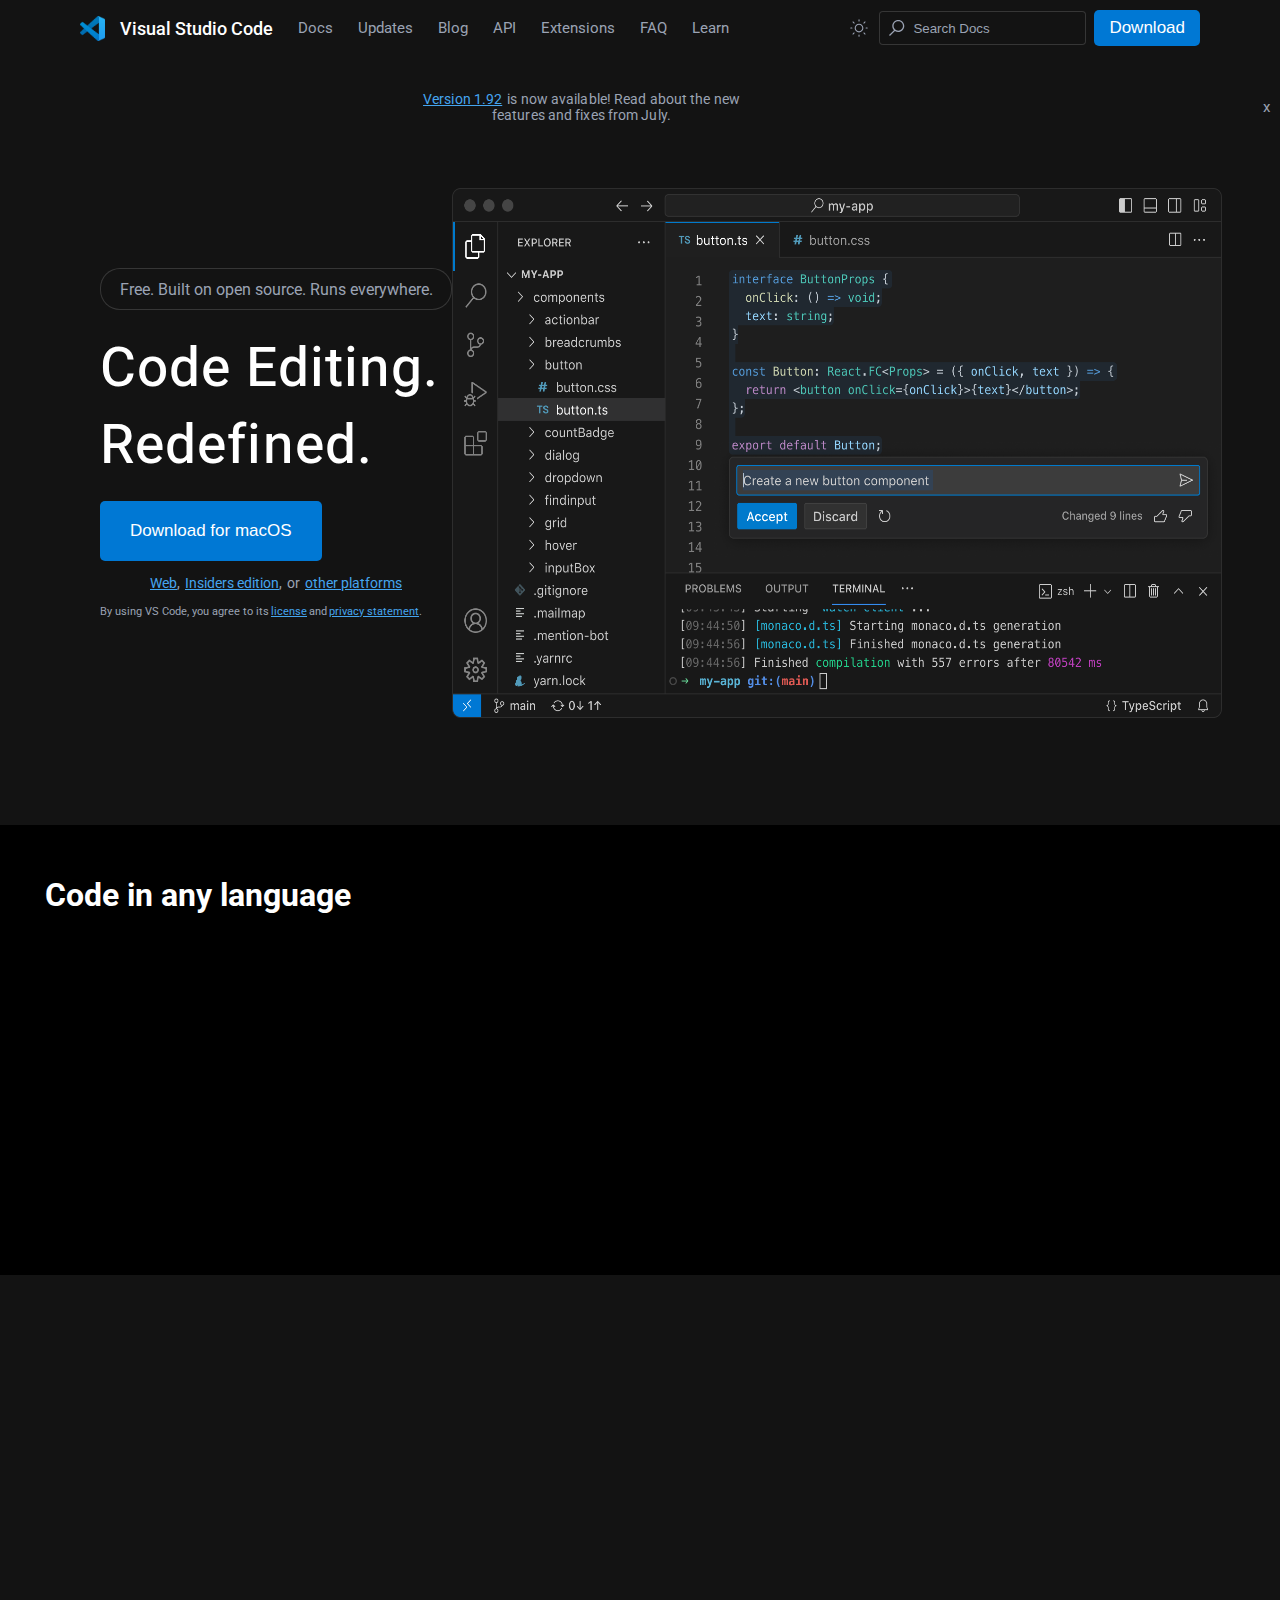
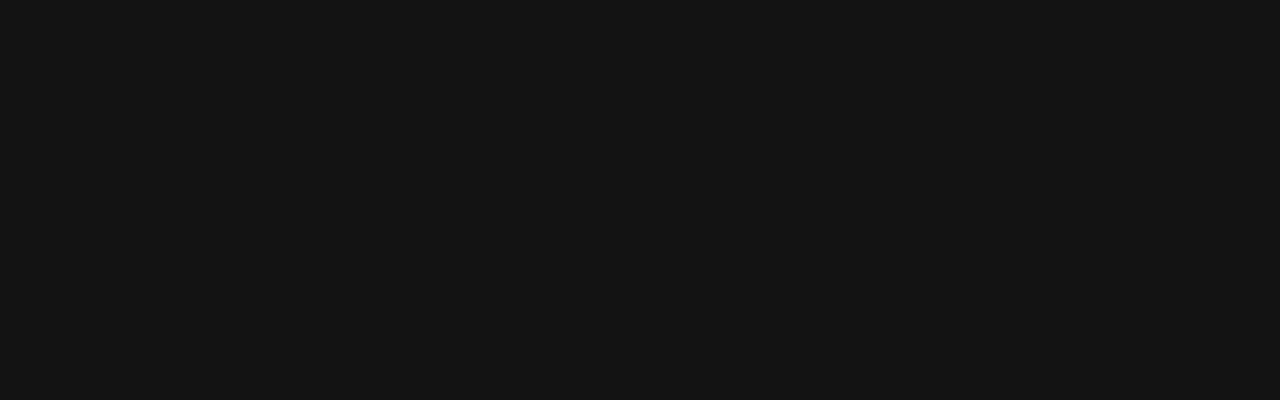
<file: index.html>
<!-- landing page of visual code -->

<!DOCTYPE html>
<html>
    <head>
        <title>
            vscode landing page
        </title>
        <link rel="shortcut icon" href="images/download.png" sizes="128x128">
        <link rel = "stylesheet" href="header_part.css">
        <link rel="stylesheet" href="bodypart1.css">
        <link rel="stylesheet" href="bodypart2.css">
        <link rel="preconnect" href="https://fonts.googleapis.com">
        <link rel="preconnect" href="https://fonts.gstatic.com" crossorigin>
        <link href="https://fonts.googleapis.com/css2?family=Fira+Code:wght@300..700&family=Roboto:wght@400;500;700&display=swap" rel="stylesheet">
        <link href="https://fonts.cdnfonts.com/css/helvetica-neue-55" rel="stylesheet">
                
    </head>
    <body style="height: 2000px;margin: 0;max-width: 1700px;">
        <div class="head-sec">
            <div class="left-sec">
            <img class="vs-logo" width="25px" height="25px" src="images/download.png">
            <a class="item1" style="font-weight: 500;font-size: 18px;color: white;"  href="#">Visual Studio Code</a>
            <a class="item1" href="#">Docs</a>
            <a class="item1" href="#">Updates</a>
            <a class="item1" href="#">Blog</a>
            <a class="item1" href="#">API</a>
            <a class="item1" href="#">Extensions</a>
            <a class="item1" href="#">FAQ</a>
            <a class="item1" href="#">Learn</a>
            </div>
            <div class="right-sec">
                <img height="20px" width="20px" src="images/theme-light.svg">
                <div class="search-bar">
                    <input class="text-deco" type="text" placeholder="Search Docs">
                    <img height="12px" width="12px" src="images/search-dark.svg" alt="Search Icon">
                </div>
                <button class="download-btn">Download</button>
            </div>
        </div>
        <div class="simple-text">
            <div class="text-in-center">
            <p><a style="color:#45a5ef;
            margin-right: 5px;
            font-size: 14px;" href="link">Version 1.92</a>is now available! Read about the new features and fixes from July.</p></div>
            <div class="cross-btn">x
            </div>
        </div>
        <div class="body-section-part1">
            <div class="left-part1">
                <p class="text-free">Free. Built on open source. Runs everywhere.</p>
                <h1 class="plain-text">Code Editing.</h1>
                <h1 class="plain-text">Redefined.</h1>
                <button class="another-btn">Download for macOS</button>
                
                <div class="link-and-text">
                    <a style="color: #45a5ef;margin-left: 0px;" href="#">Web</a>,
                    <a style="color: #45a5ef;margin-left:5px;" href="#">Insiders edition</a>,
                    <p style="margin-left: 5px;">or</p>
                    <a style="color: #45a5ef;margin-left: 5px;" href="#">other platforms</a></div>
                <div class="link-and-text2">By using VS Code, you agree to its
                    <a style="color: #45a5ef;margin-left: 2px;margin-right: 2px;" href="#">license</a>and 
                    <a style="color: #45a5ef;margin-left: 2px;" href="#">privacy statement</a>.
                </div>
                
            </div>
            <div class="right-part">
                <img height="530px" width="770px" src="images/codesnippet1.png">
            </div>
        </div>
        <div class="middle-part">
        <div class="middle-class-left-part">
            <h1>Code in any language</h1>
        </div>
        </div>
    </body>
</html>
</file>
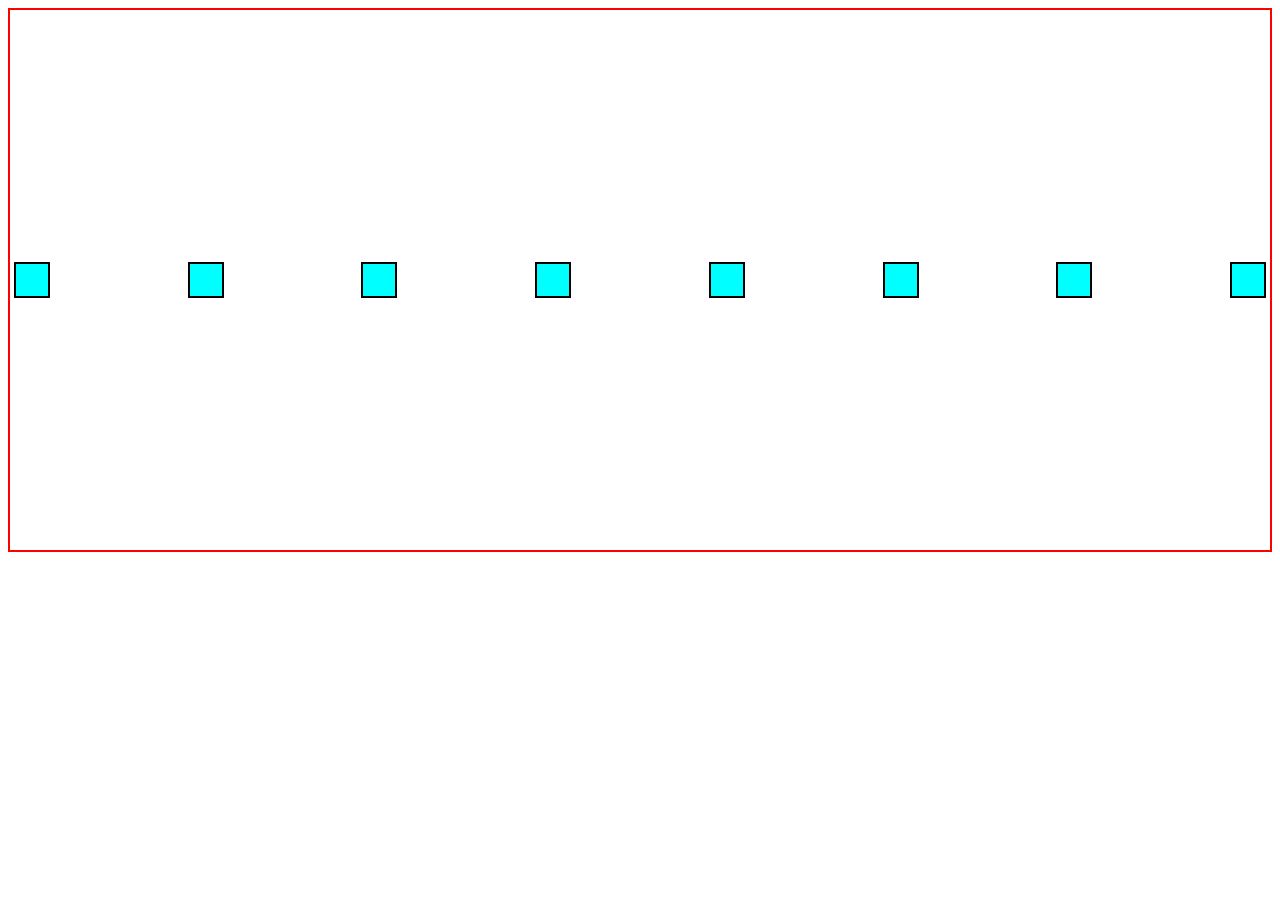
<file: flexbox_prac.html>
<!DOCTYPE html>
<html>
    <head>
        <title>flexbox practice</title>
        <style>
            .container{
                border: 2px solid red;
                display: flex;
                height: 60vh;
                justify-content:space-between;
                align-items: center;
            }
            .item{
                height: 32px;
                width: 32px;
                background-color: aqua;
                border: 2px solid black;
                margin: 4px;
            }
        </style>
    </head>
    <body>
        <div class="container">
            <div class="item"></div>
            <div class="item"></div>
            <div class="item"></div>
            <div class="item"></div>
            <div class="item"></div>
            <div class="item"></div>
            <div class="item"></div>
            <div class="item"></div>
        </div>
    </body>
</html>
</file>
<file: header_part.css>
body {
    background-color:white;
    font-family: "Roboto", "Helvetica Neue", Arial, sans-serif;
    background-color:white;
    background-color:#131313;
}

.head-sec{
    display: flex;
    justify-content: space-between;
    align-items: center;
    padding-top:10px;
    padding-bottom: 10px;
    background-color:#131313;
    position: sticky;
    top: 0;
    border-bottom:1px solid transparent;
    z-index: 1000;
    transition: border-color 0.3s ease;
}
/* This rule applies when the navbar is scrolled */
.head-sec.scrolled {
    border-bottom-color: rgba(255, 255, 255, 0.731);
}

.left-sec{
    display: flex;
    align-items: center;
}
.item1{
    margin-left: 15px;
    margin-right: 10px;
    text-decoration: none;
    font-size: 15px;
    color:#9BA3B4;
}
.vs-logo{
    margin-left: 80px;
}
.right-sec{
    display: flex;
    align-items: center;
}

.search-bar {
    position: relative;
    display: inline-block;
    margin-left: 10px;
}
.search-bar input[type="text"] {
    background-color: #131313;
    padding-left: 33px; /* Adjust padding to make space for the image */
    height: 30px; /* Adjust based on your design */
    width: 170px; 
    border-style: solid;
    border-width:1px;/* Adjust based on your design */
    border-color:rgb(255,255,255,0.15);
    border-radius: 4px;/* Optional: for rounded corners */
}
.search-bar input[type="text"]::placeholder {
    color:#9BA3B4; /* Change this color to whatever you like */
}

.search-bar img {
    position: absolute;
    left: 10px; /* Adjust the position of the image inside the search bar */
    top: 50%;
    transform: translateY(-50%);
    width: 16px; /* Adjust the size of the image */
    height: 16px;
    pointer-events: none; /* Ensures the image doesn't interfere with input */
}
.download-btn{
    font-size: 17px;
    margin-right: 80px;
    margin-left: 8px;
    border-radius: 5px;
    border: #0078D4;
    padding: 8px 15px;
    background-color: #0078D4;
    color: #ffffff;
    cursor: pointer;
}
</file>
<file: bodypart1.css>
.simple-text{
    display: flex;
    justify-content: space-between;
    align-items: center;
    color: #9BA3B4;
    font-family: "Roboto", "Helvetica Neue", Arial, sans-serif;;
    text-align: center;
    font-size: 14px;
    letter-spacing: 0.1px;
    flex-wrap: nowrap;
    margin-top: 20px;
}
.text-in-center{
    margin-left: 400px;
}
.cross-btn{
    margin-left:500px;
    margin-right: 10px;
    font-size: 15px;  
}
.body-section-part1{
    font-family: "Roboto", "Helvetica Neue", Arial, sans-serif;
    background-color:#131313;
    display: flex;
    height: 600px;
    justify-content: space-between;
    align-items: center;
    padding-top: 18px;
    padding-bottom: 70px;
    padding-right: 100px;
    padding-left: 100px;
}
.left-part1{
    color: white;
    font-family: "Roboto", "Helvetica Neue", Arial, sans-serif;
    margin-bottom: 40px;
}
.another-btn{
    font-size: 17px;
    border-radius: 5px;
    border: #0078D4;
    padding: 20px 30px;
    background-color: #0078D4;
    color: #ffffff;
    cursor: pointer;
    font-weight: 500;
}
.text-free{
    display: flex;
    justify-content: center;
    background-color: #131313;
    color:#9BA3B4; ;
    align-items: center;
    height: 40px; /* Adjust based on your design */
    width: 350px; 
    border-style: solid;
    border-width:1px;/* Adjust based on your design */
    border-color:rgb(255,255,255,0.15);
    border-radius: 20px;
}
.plain-text{
    font-family: "Roboto", "Helvetica Neue", Arial, sans-serif;
    letter-spacing: 1.1px;
    font-weight: 450;
    font-size: 55px;
    line-height:40px;
}
.link-and-text{
    font-family: "Roboto", "Helvetica Neue", Arial, sans-serif;
    display: flex;
    justify-self: center;
    align-items: center;
    font-size: 14px;
    color: #9BA3B4;
}
.link-and-text2{
    font-family: "Roboto", "Helvetica Neue", Arial, sans-serif;
    display: flex;
    justify-content: flex-start;
    align-items: center;
    letter-spacing: 0px;
    font-size: 11px;
    color: #9BA3B4;
}
</file>
<file: bodypart2.css>
.middle-part{
    background-color: black;
    height: 450px;
    color:white;
    position: relative;
    min-height: 1px;
    padding-right: 15px;
    padding-left: 15px;
}


.middle-class-left-part{
    width: 50%;
    align-items: center;

    padding: 30px;
}
</file>
